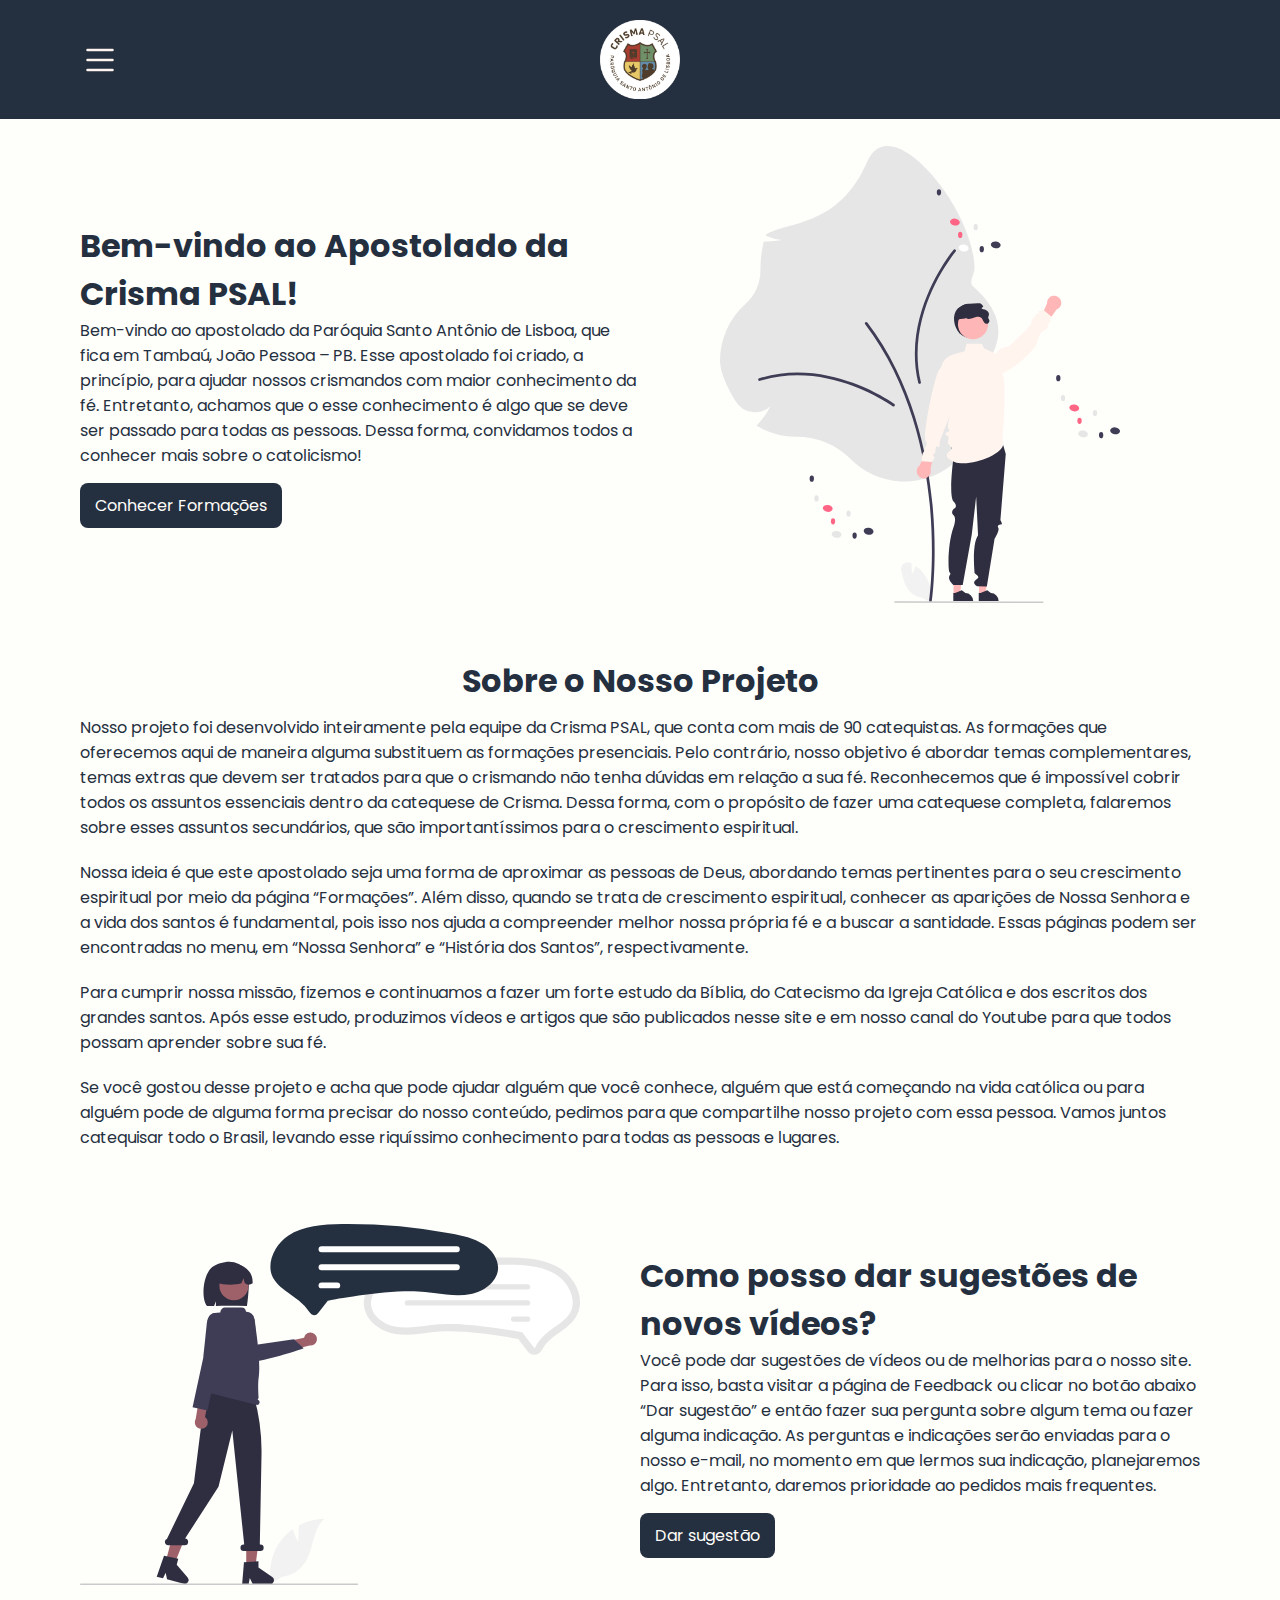
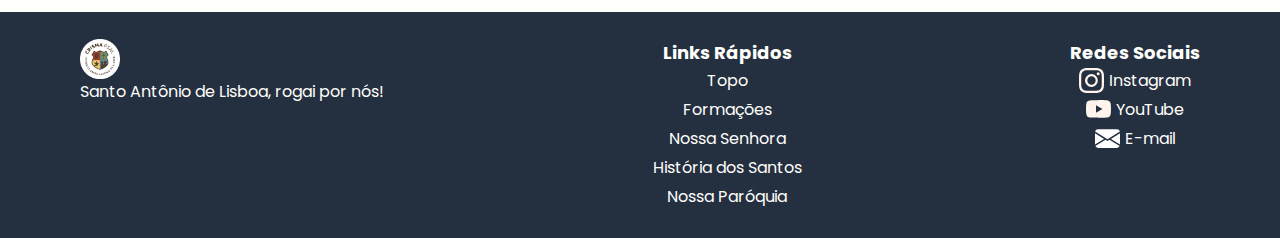
<file: index.html>
<html lang="pt-br">
<head>
  <meta charset="UTF-8">
  <meta name="viewport" content="width=device-width, initial-scale=1.0">
  <title>Crisma PSAL</title>
  <link rel="stylesheet" href="cssApostolado/index.css">
  <link rel="icon" type="image/x-icon" href="imgApostolado/favicon.png?v=0.1"/>
  <script src="js/index.js?v=0.1" defer></script>
</head>
<body>
  <header id="top">
    <button class="menuBtn">
      <img src="imgApostolado/list.svg" alt="Menu" width="40px">
    </button>
    <a href="#top">
      <img src="imgApostolado/PSAL_logo.png" alt="Logo Paróquia Santo Antônio de Lisboa" class="logo">
    </a>
  </header>

  <section id="sidebar" class="sidebar">
    <img src="imgApostolado/x.svg" alt="Botão para fechar menu" class="closeBtn">
    <a href="index.html" class="menuLink">Início</a>
    <a href="formações.html" class="menuLink">Formações</a>
    <a href="NossaSenhora.html" class="menuLink">Nossa Senhora</a>
    <a href="santos.html" class="menuLink">História dos Santos</a>
    <a href="paroquia.html" class="menuLink">Nossa Paróquia</a>
    <a href="feedback.html" class="menuLink">Feedback</a>
    <hr>
    <p class="menuPray">Santo Antônio de Lisboa, rogai por nós!</p>
  </section>

  <div id="overlay" class="overlay"></div>

  <main>
    <section id="wellcome">
      <div>
        <h1 class="wellcomeTitle">Bem-vindo ao Apostolado da Crisma PSAL!</h1>
        <p class="wellcomeText">
          Bem-vindo ao apostolado da Paróquia Santo Antônio de Lisboa, que fica em Tambaú, João Pessoa – PB. 
          Esse apostolado foi criado, a princípio, para ajudar nossos crismandos com maior conhecimento da fé. 
          Entretanto, achamos que o esse conhecimento é algo que se deve ser passado para todas as pessoas. 
          Dessa forma, convidamos todos a conhecer mais sobre o catolicismo!
        </p>
        <a href="formações.html"><button class="discoverBtn">Conhecer Formações</button></a>
      </div>
      <div class="imgWellcome">
        <img src="imgApostolado/undraw_welcoming_re_x0qo.svg" alt="Imagem de boas vindas" width="400px">
      </div>
    </section>

    <section id="aboutTheProject">
      <h1 class="aboutTheProjectTitle">Sobre o Nosso Projeto</h1>
      <p class="aboutTheProjectText">
        Nosso projeto foi desenvolvido inteiramente pela equipe da Crisma PSAL, que conta com mais de 90 catequistas. 
        As formações que oferecemos aqui de maneira alguma substituem as formações presenciais. 
        Pelo contrário, nosso objetivo é abordar temas complementares, temas extras que devem ser tratados para que o crismando
        não tenha dúvidas em relação a sua fé. 
        Reconhecemos que é impossível cobrir todos os assuntos essenciais dentro da catequese de Crisma. 
        Dessa forma, com o propósito de fazer uma catequese completa, falaremos sobre esses assuntos secundários, 
        que são importantíssimos para o crescimento espiritual.
      </p>

      <p class="aboutTheProjectText"> 
        Nossa ideia é que este apostolado seja uma forma de aproximar as pessoas de Deus, abordando temas pertinentes para o seu 
        crescimento espiritual por meio da página “Formações”. Além disso, quando se trata de crescimento espiritual, 
        conhecer as aparições de Nossa Senhora e a vida dos santos é fundamental, pois isso nos ajuda a compreender melhor nossa 
        própria fé e a buscar a santidade. Essas páginas podem ser encontradas no menu, em “Nossa Senhora” e “História dos Santos”, respectivamente.
      </p>

      <p class="aboutTheProjectText">
        Para cumprir nossa missão, fizemos e continuamos a fazer um forte estudo da Bíblia, do Catecismo da Igreja Católica e 
        dos escritos dos grandes santos. Após esse estudo, produzimos vídeos e artigos que são publicados nesse site 
        e em nosso canal do Youtube para que todos possam aprender sobre sua fé.
      </p>

      <p class="aboutTheProjectText lastText">
        Se você gostou desse projeto e acha que pode ajudar alguém que você conhece, alguém que está começando na vida católica 
        ou para alguém pode de alguma forma precisar do nosso conteúdo, pedimos para que compartilhe nosso projeto com essa pessoa. 
        Vamos juntos catequisar todo o Brasil, levando esse riquíssimo conhecimento para todas as pessoas e lugares.
      </p>
    </section>

    <section id="suggestion">
      <div class="suggestionImg">
        <img src="imgApostolado/undraw_respond_re_iph2.svg" alt="Imagem de perguntas e respostas" width="500px">
      </div>
      <div>
        <h1 class="suggestionTitle">Como posso dar sugestões de novos vídeos?</h1>
        <p class="suggestionText">
          Você pode dar sugestões de vídeos ou de melhorias para o nosso site. Para isso, basta visitar a página de Feedback ou 
          clicar no botão abaixo “Dar sugestão” e então fazer sua pergunta sobre algum tema ou fazer alguma indicação. 
          As perguntas e indicações serão enviadas para o nosso e-mail, no momento em que lermos sua indicação, planejaremos algo.
          Entretanto, daremos prioridade ao pedidos mais frequentes.  
        </p>
        <a href="feedback.html"><button class="suggestionBtn">Dar sugestão</button></a>
      </div>
    </section>
  </main>

  <footer>
    <div>
      <img src="imgApostolado/PSAL_logo.png" alt="Logo Paróquia Santo Antônio de Lisboa" width="40px">
      <p>Santo Antônio de Lisboa, rogai por nós!</p>
    </div>

    <div class="footerLinks">
      <h1 class="footerTitle">Links Rápidos</h1>
      <a href="#top" class="fastLinks">Topo</a>
      <a href="formações.html" class="fastLinks">Formações</a>
      <a href="NossaSenhora.html" class="fastLinks">Nossa Senhora</a>
      <a href="santos.html" class="fastLinks">História dos Santos</a>
      <a href="paroquia.html" class="fastLinks">Nossa Paróquia</a>
    </div>

    <div class="footerSocialMedia">
      <h1 class="footerTitle">Redes Sociais</h1>
      <a href="https://www.instagram.com/crismapsal/" target="_blank" class="socialMediaLinks"><img class="footerIcon" src="imgApostolado/instagram.svg" alt="Ícone instagram">Instagram</a>
      <a href="" tex class="socialMediaLinks"><img class="footerIcon" src="imgApostolado/youtube.svg" alt="Ícone YouTube">YouTube</a>
      <a href="" tex class="socialMediaLinks"><img class="footerIcon" src="imgApostolado/envelope-fill.svg" alt="Ícone e-mail">E-mail</a>
    </div>
  </footer>
</body>
</html>
</file>
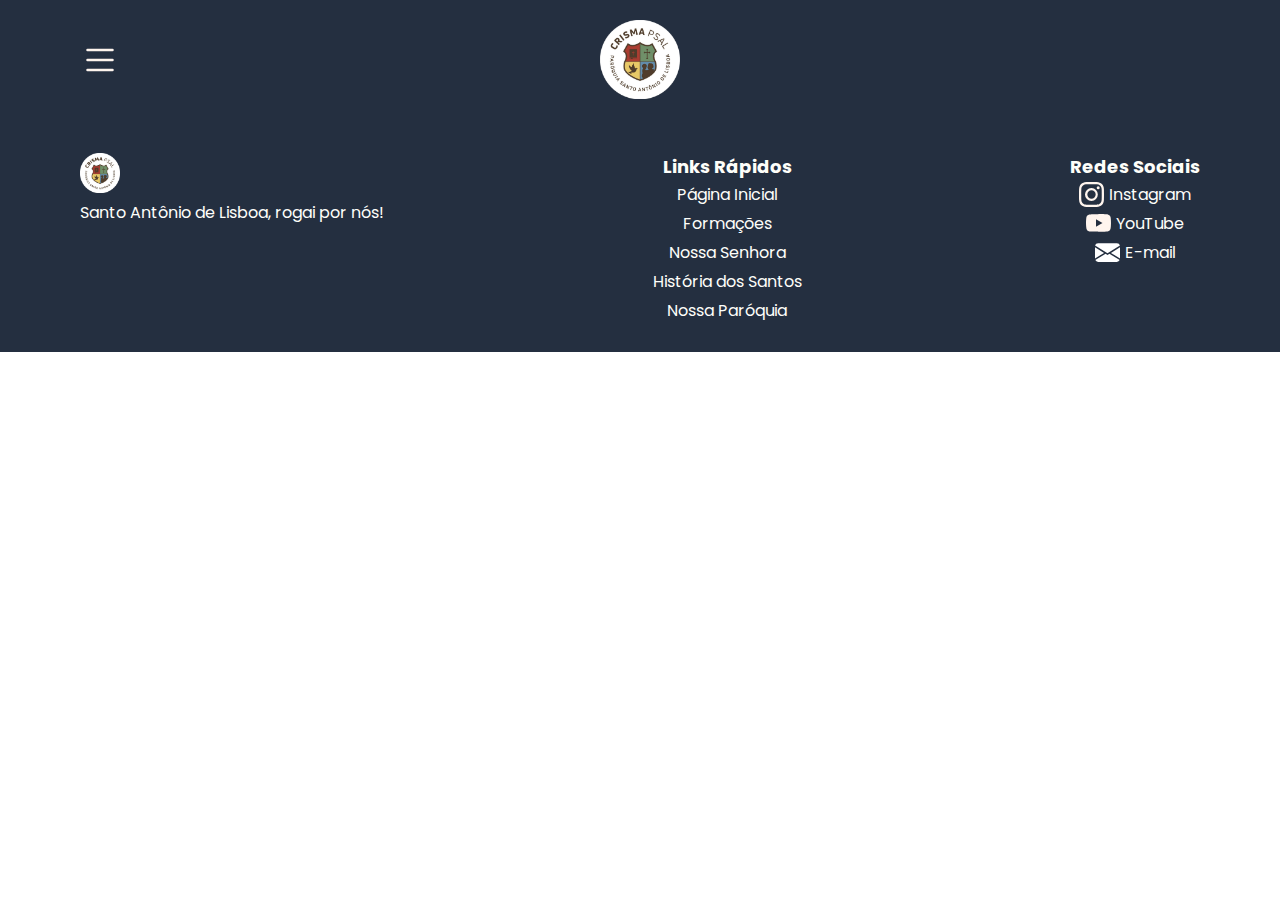
<file: feedback.html>
<!DOCTYPE html>
<html lang="pt-br">
<head>
  <meta charset="UTF-8">
  <meta name="viewport" content="width=device-width, initial-scale=1.0">
  <title>Feedback - Crisma PSAL</title>
  <link rel="stylesheet" href="cssApostolado/feedback.css">
  <link rel="icon" type="image/x-icon" href="imgApostolado/favicon.png?v=0.1"/>
  <script src="js/index.js?v=0.1" defer></script>
</head>
<body>
  <header id="top">
    <button class="menuBtn">
      <img src="imgApostolado/list.svg" alt="Menu" width="40px">
    </button>
    <a href="index.html">
      <img src="imgApostolado/PSAL_logo.png" alt="Logo Paróquia Santo Antônio de Lisboa" class="logo">
    </a>
  </header>

  <section id="sidebar" class="sidebar">
    <img src="imgApostolado/x.svg" alt="Botão para fechar menu" class="closeBtn">
    <a href="index.html" class="menuLink">Início</a>
    <a href="formações.html" class="menuLink">Formações</a>
    <a href="NossaSenhora.html" class="menuLink">Nossa Senhora</a>
    <a href="santos.html" class="menuLink">História dos Santos</a>
    <a href="paroquia.html" class="menuLink">Nossa Paróquia</a>
    <a href="feedback.html" class="menuLink">Feedback</a>
    <hr>
    <p>Santo Antônio de Lisboa, rogai por nós!</p>
  </section>

  <div id="overlay" class="overlay"></div>

  <main>
    
  </main>
 
  <footer>
    <div>
      <img src="imgApostolado/PSAL_logo.png" alt="Logo Paróquia Santo Antônio de Lisboa" width="40px">
      <p>Santo Antônio de Lisboa, rogai por nós!</p>
    </div>

    <div class="footerLinks">
      <h1 class="footerTitle">Links Rápidos</h1>
      <a href="index.html">Página Inicial</a>
      <a href="formações.html">Formações</a>
      <a href="NossaSenhora.html">Nossa Senhora</a>
      <a href="santos.html">História dos Santos</a>
      <a href="paroquia.html">Nossa Paróquia</a>
    </div>

    <div class="footerSocialMedia">
      <h1 class="footerTitle">Redes Sociais</h1>
      <a href="https://www.instagram.com/crismapsal/" target="_blank">
        <img class="footerIcon" src="imgApostolado/instagram.svg" alt="Ícone instagram">Instagram
      </a>
      <a href="" tex>
        <img class="footerIcon" src="imgApostolado/youtube.svg" alt="Ícone YouTube">YouTube
      </a>
      <a href="" tex>
        <img class="footerIcon" src="imgApostolado/envelope-fill.svg" alt="Ícone e-mail">E-mail
      </a>
    </div>
  </footer>
</body>
</html>
</file>
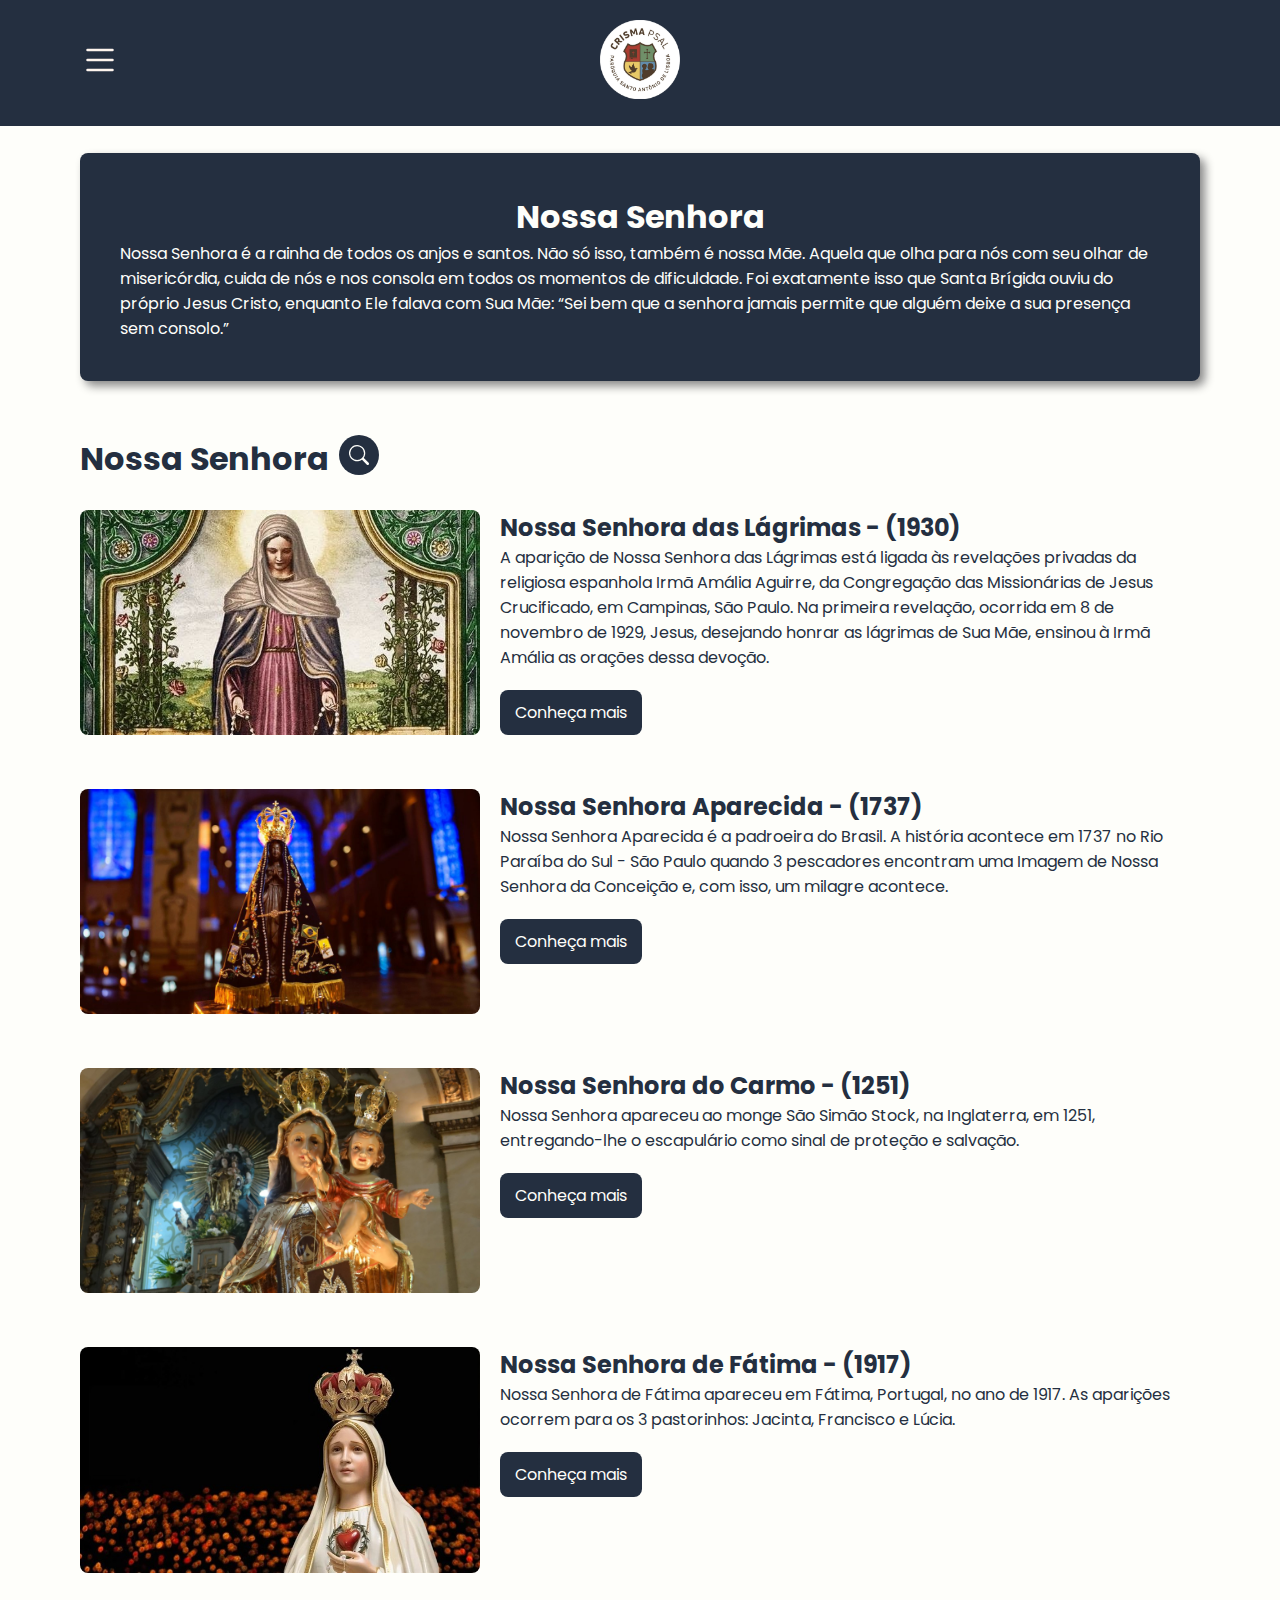
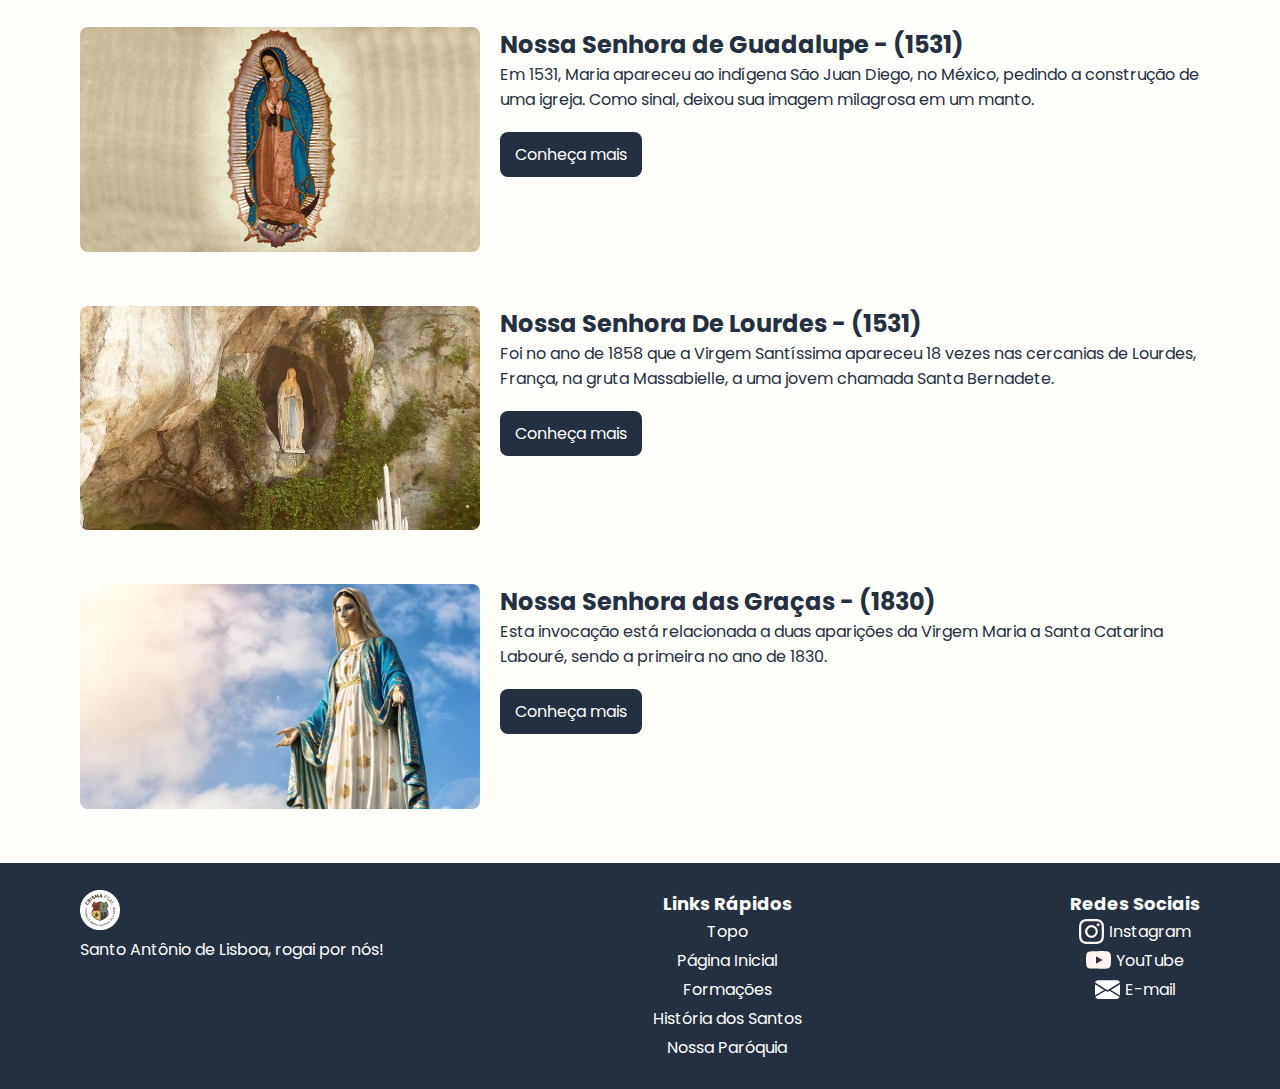
<file: NossaSenhora.html>
<!DOCTYPE html>
<html lang="pt-br">
<head>
  <meta charset="UTF-8">
  <meta name="viewport" content="width=device-width, initial-scale=1.0">
  <title>Nossa Senhora - Crisma PSAL</title>
  <link rel="stylesheet" href="cssApostolado/NossaSenhora.css?v=0.1">
  <link rel="icon" type="image/x-icon" href="imgApostolado/favicon.png?v=0.1"/>
  <script src="js/index.js?v=0.1" defer></script>
</head>
<body>
  <header id="top">
    <button class="menuBtn">
      <img src="imgApostolado/list.svg" alt="Menu" width="40px">
    </button>
    <a href="index.html">
      <img src="imgApostolado/PSAL_logo.png" alt="Logo Paróquia Santo Antônio de Lisboa" class="logo">
    </a>
  </header>

  <section id="sidebar" class="sidebar">
    <img src="imgApostolado/x.svg" alt="Botão para fechar menu" class="closeBtn">
    <a href="index.html" class="menuLink">Início</a>
    <a href="formações.html" class="menuLink">Formações</a>
    <a href="NossaSenhora.html" class="menuLink">Nossa Senhora</a>
    <a href="santos.html" class="menuLink">História dos Santos</a>
    <a href="paroquia.html" class="menuLink">Nossa Paróquia</a>
    <a href="feedback.html" class="menuLink">Feedback</a>
    <hr>
    <p class="menuPray">Santo Antônio de Lisboa, rogai por nós!</p>
  </section>

  <div id="overlay" class="overlay"></div>
  
  <main>
    <section id="wellcome">
      <div class="wellcomeBox">
        <h1 class="boxTitle">Nossa Senhora</h1>
        <p class="text boxText">
          Nossa Senhora é a rainha de todos os anjos e santos. Não só isso, também é nossa Mãe. 
          Aquela que olha para nós com seu olhar de misericórdia, cuida de nós e nos consola em 
          todos os momentos de dificuldade. 
          <span class="extraText">
            Foi exatamente isso que Santa Brígida ouviu do próprio Jesus Cristo, enquanto Ele falava com Sua Mãe:  
            “Sei bem que a senhora jamais permite que alguém deixe a sua presença sem consolo.”
          </span>
        </p>
      </div>
    </section>
    
    <section id="SaintMary">
      <div class="titleAndSearch">
        <h1>Nossa Senhora</h1>
        <div class="searchBar">
            <input type="text" placeholder="Pesquisar..." class="searchInput">
            <a href="##" class="searchIcon">
              <img src="imgApostolado/search.svg" alt="Botão de Pesquisa" class="icon">
            </a>
          </div>
      </div>

      <div class="MarysCard">
        <img src="imgNossaSenhora/N.S. das Lágrimas16x9.jpg" alt="Imagem Nossa Senhora das Lágrimas" class="MarysImg">
        <div>
          <h2 class="apparitionName">Nossa Senhora das Lágrimas - (1930)</h2> 
          <p class="text apparitionDescription">
            A aparição de Nossa Senhora das Lágrimas está ligada às revelações privadas da religiosa espanhola Irmã Amália Aguirre, 
            da Congregação das Missionárias de Jesus Crucificado, em Campinas, São Paulo. Na primeira revelação, ocorrida em 8 de novembro de 1929, 
            Jesus, desejando honrar as lágrimas de Sua Mãe, ensinou à Irmã Amália as orações dessa devoção.
          </p>
          <button class="learnAbout">Conheça mais</button>
        </div>
      </div>
      
      <div class="MarysCard">
        <img src="imgNossaSenhora/N.S. Aparecida.png" alt="Imagem Nossa Senhora Aparecida" class="MarysImg">
        <div>
          <h2 class="apparitionName">Nossa Senhora Aparecida - (1737)</h2> 
          <p class="text apparitionDescription">
            Nossa Senhora Aparecida é a padroeira do Brasil. A história acontece em 1737 no Rio Paraíba do Sul - São Paulo
            quando 3 pescadores encontram uma Imagem de Nossa Senhora da Conceição e, com isso, um milagre acontece.
          </p>
          <button class="learnAbout">Conheça mais</button>
        </div>
      </div>

      <div class="MarysCard">
        <img src="imgNossaSenhora/N.S. do Carmo2.png" alt="Imagem Nossa Senhora do Carmo" class="MarysImg">
        <div>
          <h2 class="apparitionName">Nossa Senhora do Carmo - (1251)</h2> 
          <p class="text apparitionDescription">
            Nossa Senhora apareceu ao monge São Simão Stock, na Inglaterra, em 1251, entregando-lhe o escapulário como sinal de proteção e salvação. 
          </p>
          <button class="learnAbout">Conheça mais</button>
        </div>
      </div>

      <div class="MarysCard">
        <img src="imgNossaSenhora/N.S. de Fátima.jpg" alt="Imagem Nossa Senhora de Fátima" class="MarysImg">
        <div>
          <h2 class="apparitionName">Nossa Senhora de Fátima - (1917)</h2> 
          <p class="text apparitionDescription">
            Nossa Senhora de Fátima apareceu em Fátima, Portugal, no ano de 1917. 
            As aparições ocorrem para os 3 pastorinhos: Jacinta, Francisco e Lúcia.
          </p>
          <button class="learnAbout">Conheça mais</button>
        </div>
      </div>

      <div class="MarysCard">
        <img src="imgNossaSenhora/N.S. de Guadalupe.png" alt="Imagem Nossa Senhora de Guadalupe" class="MarysImg">
        <div>
          <h2 class="apparitionName">Nossa Senhora de Guadalupe - (1531)</h2> 
          <p class="text apparitionDescription">
            Em 1531, Maria apareceu ao indígena São Juan Diego, no México, pedindo a construção de uma igreja. Como sinal, deixou sua imagem milagrosa em um manto.
          </p>
          <button class="learnAbout">Conheça mais</button>
        </div>
      </div>

      <div class="MarysCard">
        <img src="imgNossaSenhora/N.S de Lourdes.jpg" alt="Imagem Nossa Senhora De Lourdes" class="MarysImg">
        <div>
          <h2 class="apparitionName">Nossa Senhora De Lourdes - (1531)</h2> 
          <p class="text apparitionDescription">
            Foi no ano de 1858 que a Virgem Santíssima apareceu 18 vezes nas cercanias de Lourdes, 
            França, na gruta Massabielle, a uma jovem chamada Santa Bernadete.
          </p>
          <button class="learnAbout">Conheça mais</button>
        </div>
      </div>

      <div class="MarysCard">
        <img src="imgNossaSenhora/N.S. das Graças.jpg" alt="Imagem Nossa Senhora das Graças" class="MarysImg">
        <div>
          <h2 class="apparitionName">Nossa Senhora das Graças - (1830)</h2> 
          <p class="text apparitionDescription">
            Esta invocação está relacionada a duas aparições da Virgem Maria a Santa Catarina Labouré, sendo a primeira no ano de 1830.
          </p>
          <button class="learnAbout">Conheça mais</button>
        </div>
      </div>
    </section>
  </main>

  <footer>
    <div>
      <img src="imgApostolado/PSAL_logo.png" alt="Logo Paróquia Santo Antônio de Lisboa" width="40px">
      <p>Santo Antônio de Lisboa, rogai por nós!</p>
    </div>

    <div class="footerLinks">
      <h1 class="footerTitle">Links Rápidos</h1>
      <a href="#top" class="fastLinks">Topo</a>
      <a href="index.html" class="fastLinks">Página Inicial</a>
      <a href="formações.html" class="fastLinks">Formações</a>
      <a href="santos.html" class="fastLinks">História dos Santos</a>
      <a href="paroquia.html" class="fastLinks">Nossa Paróquia</a>
    </div>

    <div class="footerSocialMedia">
      <h1 class="footerTitle">Redes Sociais</h1>
      <a href="https://www.instagram.com/crismapsal/" target="_blank" class="socialMediaLinks"><img class="footerIcon" src="imgApostolado/instagram.svg" alt="Ícone instagram">Instagram</a>
      <a href="" tex class="socialMediaLinks"><img class="footerIcon" src="imgApostolado/youtube.svg" alt="Ícone YouTube">YouTube</a>
      <a href="" tex class="socialMediaLinks"><img class="footerIcon" src="imgApostolado/envelope-fill.svg" alt="Ícone e-mail">E-mail</a>
    </div>
  </footer>
</body>
</html>
</file>
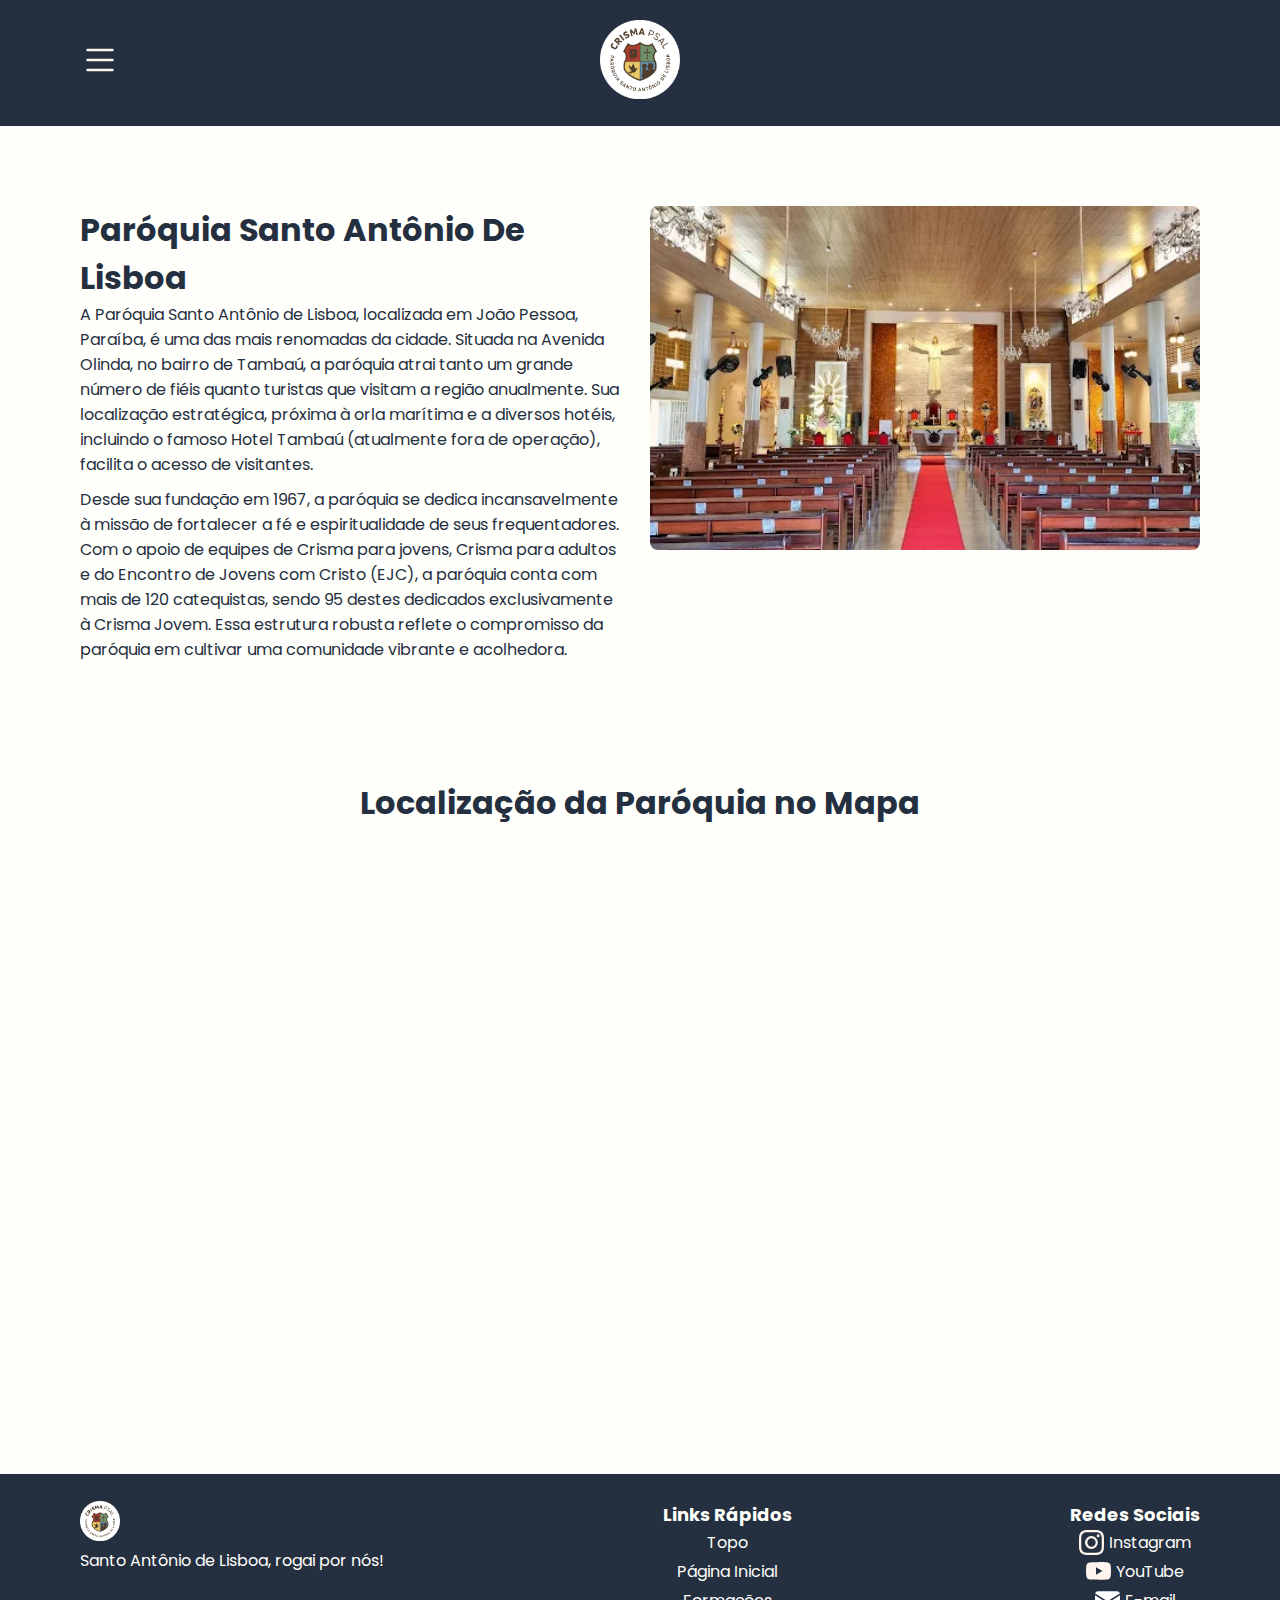
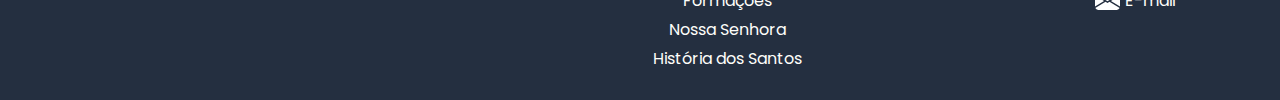
<file: paroquia.html>
<!DOCTYPE html>
<html lang="pt-br">
  <head>
    <meta charset="UTF-8" />
    <meta name="viewport" content="width=device-width, initial-scale=1.0" />
    <title>Nossa Paróquia - Crisma PSAL</title>
    <link rel="stylesheet" href="cssApostolado/paroquia.css?v=0.1" />
    <link rel="icon" type="image/x-icon" href="imgApostolado/favicon.png?v=0.1"/>
    <script src="js/index.js?v=0.1" defer></script>
  </head>
  <body>
    <header id="top">
      <button class="menuBtn">
        <img src="imgApostolado/list.svg" alt="Menu" width="40px" />
      </button>
      <a href="index.html">
        <img
          src="imgApostolado/PSAL_logo.png"
          alt="Logo Paróquia Santo Antônio de Lisboa"
          class="logo"
        />
      </a>
    </header>

    <section id="sidebar" class="sidebar">
      <img src="imgApostolado/x.svg" alt="Botão para fechar menu" class="closeBtn" />
      <a href="index.html" class="menuLink">Início</a>
      <a href="formações.html" class="menuLink">Formações</a>
      <a href="NossaSenhora.html" class="menuLink">Nossa Senhora</a>
      <a href="santos.html" class="menuLink">História dos Santos</a>
      <a href="paroquia.html" class="menuLink">Nossa Paróquia</a>
      <a href="feedback.html" class="menuLink">Feedback</a>
      <hr />
      <p class="menuPray">Santo Antônio de Lisboa, rogai por nós!</p>
    </section>

    <div id="overlay" class="overlay"></div>

    <main>
      <section id="aboutUs">
        <div>
          <h1>Paróquia Santo Antônio De Lisboa</h1>
          <p>
            A Paróquia Santo Antônio de Lisboa, localizada em João Pessoa,
            Paraíba, é uma das mais renomadas da cidade. Situada na Avenida
            Olinda, no bairro de Tambaú, a paróquia atrai tanto um grande número
            de fiéis quanto turistas que visitam a região anualmente. Sua
            localização estratégica, próxima à orla marítima e a diversos
            hotéis, incluindo o famoso Hotel Tambaú (atualmente fora de
            operação), facilita o acesso de visitantes.
          </p>

          <p>
            Desde sua fundação em 1967, a paróquia se dedica incansavelmente à
            missão de fortalecer a fé e espiritualidade de seus frequentadores.
            Com o apoio de equipes de Crisma para jovens, Crisma para adultos e
            do Encontro de Jovens com Cristo (EJC), a paróquia conta com mais de
            120 catequistas, sendo 95 destes dedicados exclusivamente à Crisma
            Jovem. Essa estrutura robusta reflete o compromisso da paróquia em
            cultivar uma comunidade vibrante e acolhedora.
          </p>
        </div>
        <div>
          <img
            src="imgApostolado/psalDentro.webp"
            alt="Imagem Paróquia Santo Antônio de Lisboa"
            class="imgParoquia"
            width="550px"
          />
        </div>
      </section>

      <section id="location">
        <h1>Localização da Paróquia no Mapa</h1>
        <iframe
          src="https://www.google.com/maps/embed?pb=!4v1725296230047!6m8!1m7!1sYVoSSMdl-47UyFjscp5aag!2m2!1d-7.112125074771409!2d-34.82357171466855!3f158.8386550083112!4f0.6631749871936137!5f0.4000000000000002"
          width="600"
          height="450"
          style="border: 0"
          allowfullscreen=""
          loading="lazy"
          referrerpolicy="no-referrer-when-downgrade"
        ></iframe>
      </section>
    </main>

    <footer>
      <div>
        <img
          src="imgApostolado/PSAL_logo.png"
          alt="Logo Paróquia Santo Antônio de Lisboa"
          width="40px"
        />
        <p>Santo Antônio de Lisboa, rogai por nós!</p>
      </div>

      <div class="footerLinks">
        <h1 class="footerTitle">Links Rápidos</h1>
        <a href="#top" class="fastLinks">Topo</a>
        <a href="index.html" class="fastLinks">Página Inicial</a>
        <a href="formações.html" class="fastLinks">Formações</a>
        <a href="NossaSenhora.html" class="fastLinks">Nossa Senhora</a>
        <a href="santos.html" class="fastLinks">História dos Santos</a>
      </div>

      <div class="footerSocialMedia">
        <h1 class="footerTitle">Redes Sociais</h1>
        <a href="https://www.instagram.com/crismapsal/" target="_blank" class="socialMediaLinks"
          ><img
            class="footerIcon"
            src="imgApostolado/instagram.svg"
            alt="Ícone instagram"
          />Instagram</a
        >
        <a href="" tex class="socialMediaLinks"
          ><img
            class="footerIcon"
            src="imgApostolado/youtube.svg"
            alt="Ícone YouTube"
          />YouTube</a
        >
        <a href="" tex class="socialMediaLinks"><img class="footerIcon" src="imgApostolado/envelope-fill.svg" alt="Ícone e-mail">E-mail</a>
      </div>
    </footer>
  </body>
</html>
</file>
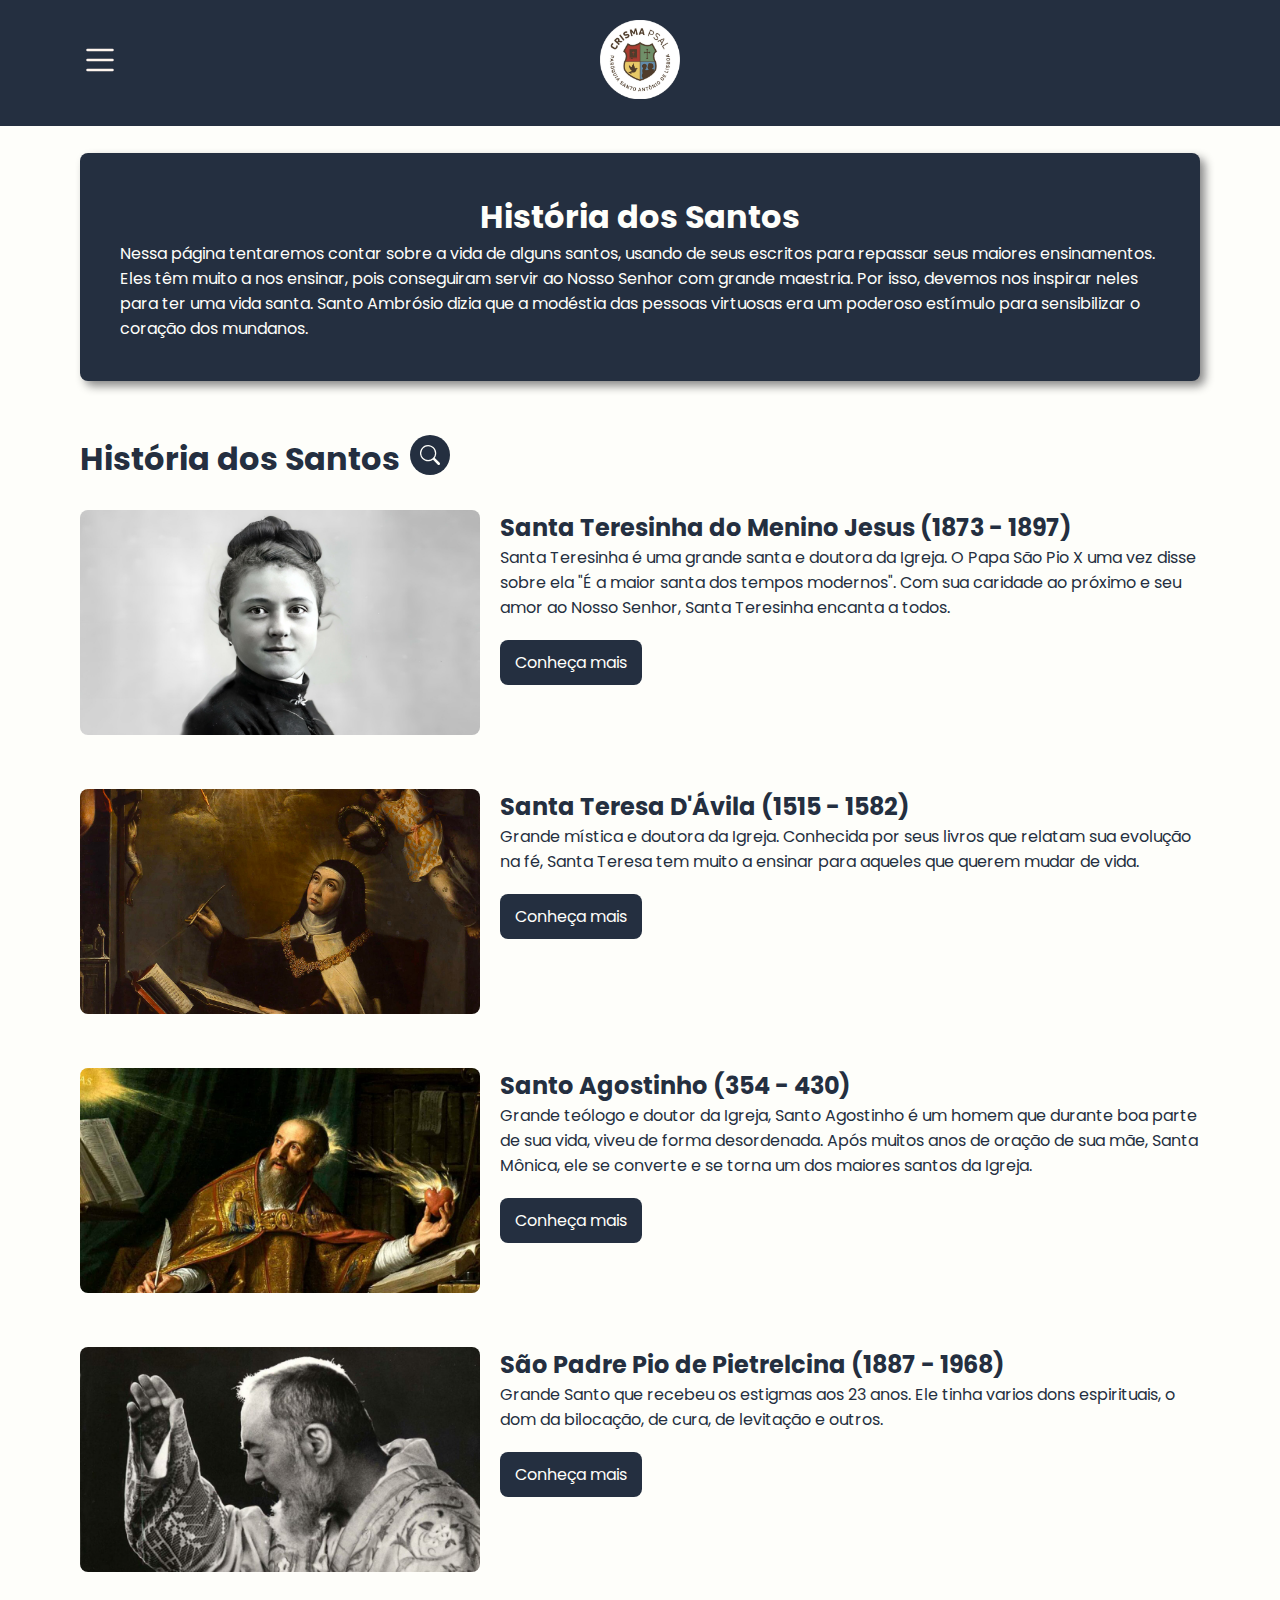
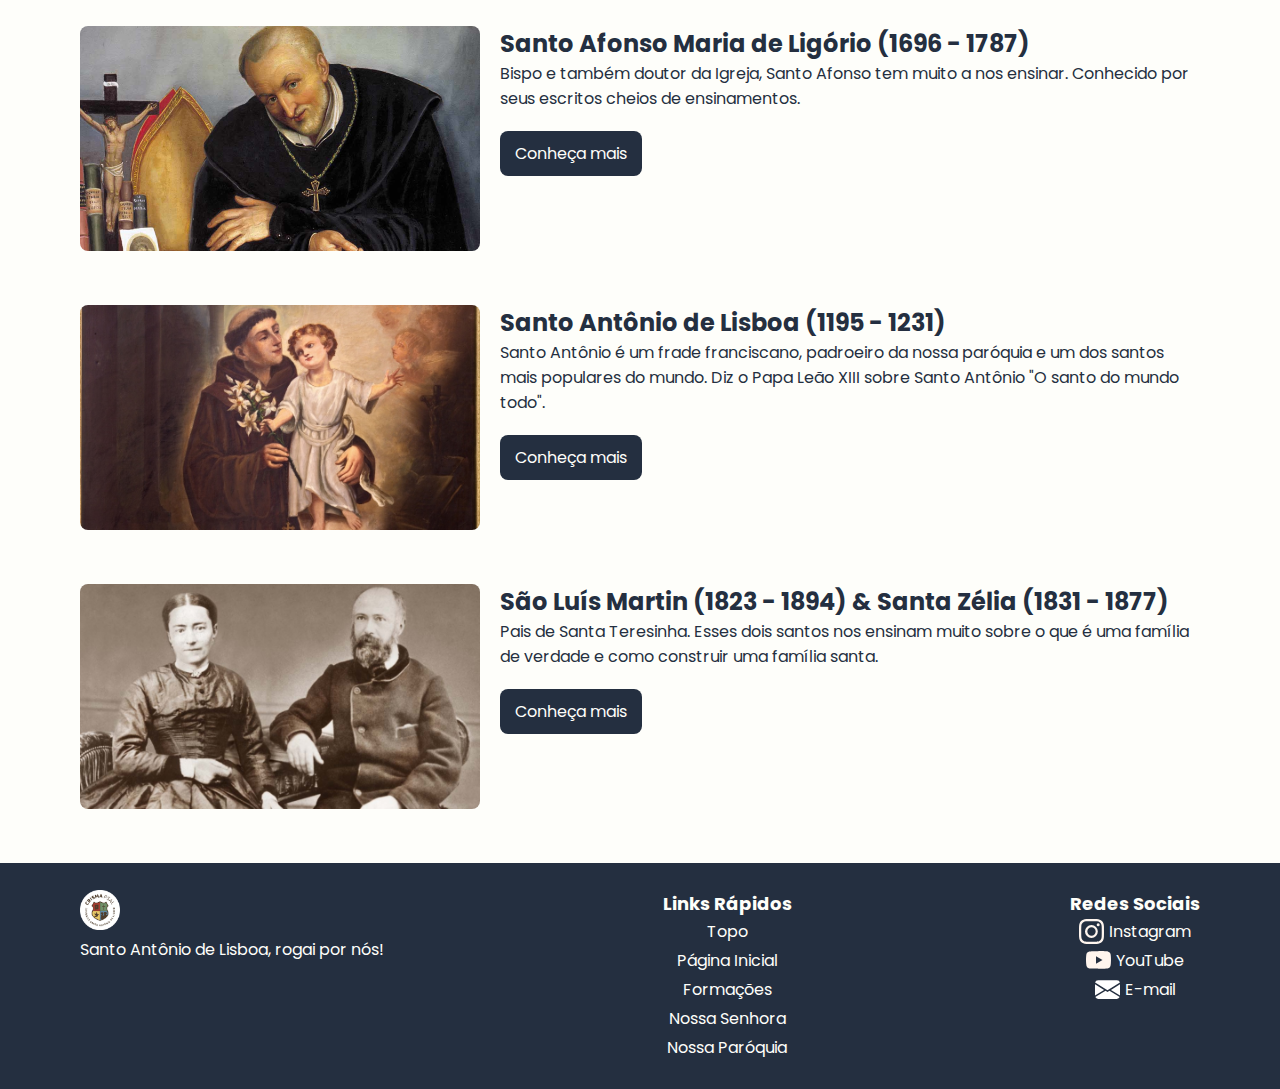
<file: santos.html>
<!DOCTYPE html>
<html lang="pt-br">
<head>
  <meta charset="UTF-8">
  <meta name="viewport" content="width=device-width, initial-scale=1.0">
  <title>História dos Santos - Crisma PSAL</title>
  <link rel="stylesheet" href="cssApostolado/santos.css?v=0.1">
  <link rel="icon" type="image/x-icon" href="imgApostolado/favicon.png?v=0.1"/>
  <script src="js/index.js?v=0.1" defer></script>
</head>
<body>
  <header id="top">
    <button class="menuBtn">
      <img src="imgApostolado/list.svg" alt="Menu" width="40px">
    </button>
    <a href="index.html">
      <img src="imgApostolado/PSAL_logo.png" alt="Logo Paróquia Santo Antônio de Lisboa" class="logo">
    </a>
  </header>

  <section id="sidebar" class="sidebar">
    <img src="imgApostolado/x.svg" alt="Botão para fechar menu" class="closeBtn">
    <a href="index.html" class="menuLink">Início</a>
    <a href="formações.html" class="menuLink">Formações</a>
    <a href="NossaSenhora.html" class="menuLink">Nossa Senhora</a>
    <a href="santos.html" class="menuLink">História dos Santos</a>
    <a href="paroquia.html" class="menuLink">Nossa Paróquia</a>
    <a href="feedback.html" class="menuLink">Feedback</a>
    <hr>
    <p class="menuPray">Santo Antônio de Lisboa, rogai por nós!</p>
  </section>

  <div id="overlay" class="overlay"></div>

  <main>
    <section id="wellcome">
      <div class="wellcomeBox">
        <h1 class="boxTitle">História dos Santos</h1>
        <p class="text boxText">
          Nessa página tentaremos contar sobre a vida de alguns santos, usando de 
          seus escritos para repassar seus maiores ensinamentos. Eles têm muito a nos ensinar, 
          pois conseguiram servir ao Nosso Senhor com grande maestria. Por isso, devemos nos 
          inspirar neles para ter uma vida santa. 
          <span class="extraText">
            Santo Ambrósio dizia que a modéstia das pessoas virtuosas era um poderoso estímulo 
            para sensibilizar o coração dos mundanos.
          </span>
        </p>
      </div>
    </section>

    <section id="saintsHistorys">
      <div class="titleAndSearch">
        <h1>História dos Santos</h1>
        <div class="searchBar">
            <input type="text" placeholder="Pesquisar..." class="searchInput">
            <a href="##" class="searchIcon">
              <img src="imgApostolado/search.svg" alt="Botão de Pesquisa" class="icon">
            </a>
          </div>
      </div>

      <div class="saintCard">
        <img src="imgSantos/Santa Teresinha.jpg" alt="Imagem Santa Teresinha" class="saintImg">
        <div>
          <h2 class="saintsName">Santa Teresinha do Menino Jesus (1873 - 1897)</h2> 
          <p class="text saintsDescription">
            Santa Teresinha é uma grande santa e doutora da Igreja. O Papa São Pio X uma vez disse sobre ela 
            "É a maior santa dos tempos modernos". Com sua caridade ao próximo e seu amor ao Nosso Senhor, 
            Santa Teresinha encanta a todos. 
          </p>
          <button class="learnAbout">Conheça mais</button>
        </div>
      </div>
      
      <div class="saintCard">
        <img src="imgSantos/Santa Teresa D'Ávila.jpg" alt="Imagem Santa Teresa D'Ávila" class="saintImg">
        <div>
          <h2 class="saintsName">Santa Teresa D'Ávila (1515 - 1582)</h2> 
          <p class="text saintsDescription">
            Grande mística e doutora da Igreja. Conhecida por seus livros que relatam sua evolução na fé, 
            Santa Teresa tem muito a ensinar para aqueles que querem mudar de vida.
          </p>
          <button class="learnAbout">Conheça mais</button>
        </div>
      </div>

      <div class="saintCard">
        <img src="imgSantos/Santo Agostinho.jpeg" alt="Imagem Santo Agostinho" class="saintImg">
        <div>
          <h2 class="saintsName">Santo Agostinho (354 - 430)</h2> 
          <p class="text saintsDescription">
            Grande teólogo e doutor da Igreja, Santo Agostinho é um homem que durante boa parte de sua vida, viveu de forma desordenada. 
            Após muitos anos de oração de sua mãe, Santa Mônica, ele se converte e se torna um dos maiores santos da Igreja.
          </p>
          <button class="learnAbout">Conheça mais</button>
        </div>
      </div>

      <div class="saintCard">
        <img src="imgSantos/São Padre Pio.jpg" alt="Imagem São Padre Pio" class="saintImg">
        <div>
          <h2 class="saintsName">São Padre Pio de Pietrelcina (1887 - 1968)</h2> 
          <p class="text saintsDescription">
            Grande Santo que recebeu os estigmas aos 23 anos. Ele tinha varios dons espirituais, o dom da bilocação, 
            de cura, de levitação e outros.
          </p>
          <button class="learnAbout">Conheça mais</button>
        </div>
      </div>

      
      <div class="saintCard">
        <img src="imgSantos/Santo Afonso.png" alt="Imagem Santo Afonso" class="saintImg">
        <div>
          <h2 class="saintsName">Santo Afonso Maria de Ligório (1696 - 1787)</h2> 
          <p class="text saintsDescription">
            Bispo e também doutor da Igreja, Santo Afonso tem muito a nos ensinar. Conhecido por seus escritos cheios de ensinamentos.
          </p>
          <button class="learnAbout">Conheça mais</button>
        </div>
      </div>
      
      <div class="saintCard">
        <img src="imgSantos/Santo Antônio.jpg" alt="Imagem Santo Antônio" class="saintImg">
        <div>
          <h2 class="saintsName">Santo Antônio de Lisboa (1195 - 1231)</h2> 
          <p class="text saintsDescription">
            Santo Antônio é um frade franciscano, padroeiro da nossa paróquia e um dos santos mais populares do mundo. 
            Diz o Papa Leão XIII sobre Santo Antônio "O santo do mundo todo".
          </p>
          <button class="learnAbout">Conheça mais</button>
        </div>
      </div>
      
      <div class="saintCard">
        <img src="imgSantos/São Luís e Santa Zélia.jpg" alt="Imagem São Padre Pio" class="saintImg" >
        <div>
          <h2 class="saintsName">São Luís Martin (1823 - 1894) & Santa Zélia (1831 - 1877)</h2> 
          <p class="text saintsDescription">
            Pais de Santa Teresinha. Esses dois santos nos ensinam muito sobre o que é uma família de verdade 
            e como construir uma família santa.
          </p>
          <button class="learnAbout">Conheça mais</button>
        </div>
      </div>
    </section>
  </main>

  <footer>
    <div>
      <img src="imgApostolado/PSAL_logo.png" alt="Logo Paróquia Santo Antônio de Lisboa" width="40px">
      <p>Santo Antônio de Lisboa, rogai por nós!</p>
    </div>

    <div class="footerLinks">
      <h1 class="footerTitle">Links Rápidos</h1>
      <a href="#top" class="fastLinks">Topo</a>
      <a href="index.html" class="fastLinks">Página Inicial</a>
      <a href="formações.html" class="fastLinks">Formações</a>
      <a href="NossaSenhora.html" class="fastLinks">Nossa Senhora</a>
      <a href="paroquia.html" class="fastLinks">Nossa Paróquia</a>
    </div>

    <div class="footerSocialMedia">
      <h1 class="footerTitle">Redes Sociais</h1>
      <a href="https://www.instagram.com/crismapsal/" target="_blank" class="socialMediaLinks"><img class="footerIcon" src="imgApostolado/instagram.svg" alt="Ícone instagram">Instagram</a>
      <a href="" tex class="socialMediaLinks"><img class="footerIcon" src="imgApostolado/youtube.svg" alt="Ícone YouTube">YouTube</a>
      <a href="" tex class="socialMediaLinks"><img class="footerIcon" src="imgApostolado/envelope-fill.svg" alt="Ícone e-mail">E-mail</a>
    </div>
  </footer>
</body>
</html>
</file>
<file: cssApostolado/index.css>
@import url('https://fonts.googleapis.com/css2?family=Poppins:ital,wght@0,100;0,200;0,300;0,400;0,500;0,600;0,700;0,800;0,900;1,100;1,200;1,300;1,400;1,500;1,600;1,700;1,800;1,900&display=swap');

:root {
  --primary-background-color: #FEFEFA;
  --primary-text-color: #242F40;
  --secoundary-background-color: #242F40;
  --secoundary-text-color: #FEFEFA;
}

* {
  margin: 0;
  padding: 0;
  box-sizing: border-box;
  font-family: "Poppins";
}

/* -------------------------------------------------- HEADER ------------------------------------------------- */

header {
  position: relative;
  display: flex;
  justify-content: center;
  align-items: center;
  padding: 20px 80px;
  background-color: var(--secoundary-background-color);
}

.menuBtn {
  position: absolute;
  left: 80px;
  background-color: transparent;
  border: 0;
}

.menuBtn:hover {
  cursor: pointer;
}

.logo {
  width: 80px;
  height: auto;
  margin: 0 auto;
}

/* ------------------------------------------------------ Main ------------------------------------------ */

main {
  background-color: var(--primary-background-color);
  color: var(--primary-text-color);
}

/* ---------------------------------------------------- Sidebar/Menu --------------------------------------------- */

.sidebar {
  height: 100%;
  width: 0;
  position: fixed;
  z-index: 3;
  top: 0;
  left: 0;
  background-color: var(--secoundary-background-color);
  overflow-x: hidden;
  transition: 0.5s;
  padding-top: 90px;
}

.closeBtn {
  position: absolute;
  top: 20px;
  right: 10px;
  width: 40px;
}

.closeBtn:hover {
  cursor: pointer;
}

.menuLink {
  padding: 10px 20px;
  text-decoration: none;
  font-size: 20px;
  color: var(--secoundary-text-color);
  display: block;
  transition: 0.3s;
}

hr {
  margin: 15px 0px;
}

.menuLink:hover {
  color: #a3a3a3;
}

.menuPray {
  padding: 10px 20px;
  color: var(--secoundary-text-color);
}

.overlay {
  position: fixed;
  top: 0;
  left: 0;
  width: 100%;
  height: 100%;
  background-color: rgba(0, 0, 0, 0.5);
  z-index: 1;
  display: none;
  transition: 0.5;
}

/* ------------------------------------------------------- Wellcome ------------------------------------------------- */

#wellcome {
  display: flex;
  align-items: center;
  padding: 27px 80px;

  div {
    width: 50%;
  }
}

.imgWellcome {
  display: flex;
  justify-content: center;
}

.wellcomeText {
  margin-bottom: 15px;
}

.discoverBtn {
  background-color: var(--secoundary-background-color);
  color: var(--secoundary-text-color);
  padding: 10px 15px;
  font-size: 16px;
  border-radius: 8px;
  border: 0;
  transition: 0.4s;
}

.discoverBtn:hover {
  cursor: pointer;
  transform: translateY(-5px);
}

/* --------------------------------------------------- About the Project ----------------------------------------------- */
#aboutTheProject {
  padding: 27px 80px;
}

.aboutTheProjectTitle {
  text-align: center;
  margin-bottom: 10px;
}

.aboutTheProjectText {
  margin-bottom: 20px;
}

/* ------------------------------------------------------ Suggestion ------------------------------------------------- */

#suggestion {
  display: flex;
  align-items: center;
  padding: 27px 80px;

  div {
    width: 50%;
  }
}

.suggestionText {
  margin-bottom: 15px;
}

.suggestionBtn {
  background-color: var(--secoundary-background-color);
  color: var(--secoundary-text-color);
  padding: 10px 15px;
  font-size: 16px;
  border-radius: 8px;
  border: 0;
  transition: 0.4s;
}

.suggestionBtn:hover {
  cursor: pointer;
  transform: translateY(-5px);
}

/* ------------------------------------------------------ Footer ------------------------------------------------------ */

footer {
  display: flex;
  justify-content: space-between;
  background-color: var(--secoundary-background-color);
  color: var(--secoundary-text-color);
  padding: 27px 80px;
}

.footerLinks, .footerSocialMedia {
  display: flex;
  flex-direction: column;
  align-items: center;
}

.footerTitle {
  font-size: 18px;
}

.fastLinks, .socialMediaLinks {
  display: flex;
  text-decoration: none;
  color: var(--secoundary-text-color);
  margin: 2px;
}

.footerIcon {
  margin-right: 5px;
}

/* -------------------------------------------- Responsividade --------------------------------------------------------- */

/* ------------------------------- 1024px -------------------- */

@media (max-width: 1024px) {
  /* Wellcome */
  #wellcome {
    flex-direction: column;
    padding: 60px 80px;

    div {
     width: 100%;
    }
  }

  /* Suggestion */
  #suggestion {
    padding: 60px 80px;

    
    div {
      width: 100%;
      img {
        width: 400px;
      }
    }
  }
}

/* ---------------------------------- 900px ---------------------- */

@media (max-width: 900px) {
  /* Wellcome */
  #wellcome {
    padding: 27px 50px;
  }

  /* ATP */
  #aboutTheProject {
    padding: 0px 50px;
  }

  /* Suggestion */
  #suggestion {
    padding: 27px 50px;
    flex-direction: column;

    .suggestionImg {
      width: 50%;
  
      img {
        width: 400px;
      }
    }
  }

  /* Footer */
  footer {
    padding: 50px;
    
    .footerLinks {
      display: none;
    }
  }
}

/* ------------------------------ 430px ------------------------- */

@media (max-width: 431px) {
  /* HEADER */
  header {
    .menuBtn {
      left: 20px;
      img {
        width: 35px;
      }
    }

    .logo {
      width: 65px;
    }
  }

  /* MENU */
  .menuLink {
    font-size: 18px;
  }

  .menuPray {
    font-size: 14px;
  }

  /* WELLCOME */
  #wellcome {
    padding: 20px 20px;
  }

  .wellcomeTitle {
    font-size: 20px;
  }

  .wellcomeText {
    font-size: 14px;
  }

  .discoverBtn {
    font-size: 14px;
  }

  .imgWellcome {
    padding-top: 27px;

    img {
      width: 250px;
    }
  }

  /* About the Project */
  #aboutTheProject {
    padding: 0px 20px;
  }

  .aboutTheProjectTitle {
    font-size: 20px;
    text-align: left;
  }

  .aboutTheProjectText {
    font-size: 14px;
  }

  .lastText {
    margin-bottom: 0;
  }

  /* Suggestion */
  #suggestion {
    padding: 27px 20px;
  }

  .suggestionTitle {
    font-size: 20px;
  }

  .suggestionText {
    font-size: 14px;
  }

  .suggestionBtn {
    font-size: 14px;
  }

  .suggestionImg {
    display: none;
  }

  /* Footer */
  footer {
    padding: 30px 20px;
    font-size: 14px;
    gap: 30px;
  }
  
  .footerSocialMedia {
    align-items: flex-start;
    .footerTitle {
      font-size: 14px;
    }
  }
}
</file>
<file: cssApostolado/feedback.css>
@import url('https://fonts.googleapis.com/css2?family=Poppins:ital,wght@0,100;0,200;0,300;0,400;0,500;0,600;0,700;0,800;0,900;1,100;1,200;1,300;1,400;1,500;1,600;1,700;1,800;1,900&display=swap');

:root {
  --primary-background-color: #FEFEFA;
  --primary-text-color: #242F40;
  --secoundary-background-color: #242F40;
  --secoundary-text-color: #FEFEFA;
}

* {
  margin: 0;
  padding: 0;
  box-sizing: border-box;
  font-family: "Poppins";
}

/* -------------------------------------------------- HEADER ------------------------------------------------- */

header {
  position: relative;
  display: flex;
  justify-content: center;
  align-items: center;
  padding: 20px 80px;
  background-color: var(--secoundary-background-color);

  .menuBtn {
    position: absolute;
    left: 80px;
    background-color: transparent;
    border: 0;
  }

  .menuBtn:hover {
    cursor: pointer;
  }

  .logo {
    width: 80px;
    height: auto;
    margin: 0 auto;
  }
}

/* ------------------------------------------------------ Main ------------------------------------------ */

main {
  background-color: var(--primary-background-color);
  color: var(--primary-text-color);
}

/* ---------------------------------------------------- Sidebar/Menu --------------------------------------------- */

.sidebar {
  height: 100%;
  width: 0;
  position: fixed;
  z-index: 3;
  top: 0;
  left: 0;
  background-color: var(--secoundary-background-color);
  overflow-x: hidden;
  transition: 0.5s;
  padding-top: 90px;

  a {
    padding: 10px 20px;
    text-decoration: none;
    font-size: 20px;
    color: var(--secoundary-text-color);
    display: block;
    transition: 0.3s;
  }

  a:hover {
    color: #a3a3a3;
  }

  hr {
    margin: 15px 0px;
  }

  p {
    padding: 10px 20px;
    color: var(--secoundary-text-color);
  }

  .closeBtn {
    position: absolute;
    top: 20px;
    right: 10px;
    width: 40px;
  }

  .closeBtn:hover {
    cursor: pointer;
  }
}

.overlay {
  position: fixed;
  top: 0;
  left: 0;
  width: 100%;
  height: 100%;
  background-color: rgba(0, 0, 0, 0.5);
  z-index: 1;
  display: none;
  transition: 0.5;
}

/* ------------------------------------------------- Form ------------------------------------------------------------ */


/* ------------------------------------------------- Footer ---------------------------------------------------------- */

footer {
  display: flex;
  justify-content: space-between;
  background-color: var(--secoundary-background-color);
  color: var(--secoundary-text-color);
  padding: 27px 80px;

  .footerLinks, .footerSocialMedia {
    display: flex;
    flex-direction: column;
    align-items: center;
  }

  .footerTitle {
    font-size: 18px;
  }

  a {
    display: flex;
    text-decoration: none;
    color: var(--secoundary-text-color);
    margin: 2px;
  }

  .footerIcon {
    margin-right: 5px;
  }
}
</file>
<file: cssApostolado/NossaSenhora.css>
@import url('https://fonts.googleapis.com/css2?family=Poppins:ital,wght@0,100;0,200;0,300;0,400;0,500;0,600;0,700;0,800;0,900;1,100;1,200;1,300;1,400;1,500;1,600;1,700;1,800;1,900&display=swap');

:root {
  --primary-background-color: #FEFEFA;
  --primary-text-color: #242F40;
  --secoundary-background-color: #242F40;
  --secoundary-text-color: #FEFEFA;
}

* {
  margin: 0;
  padding: 0;
  box-sizing: border-box;
  font-family: "Poppins";
}

/* -------------------------------------------------- HEADER ------------------------------------------------- */

header {
  position: relative;
  display: flex;
  justify-content: center;
  align-items: center;
  padding: 20px 80px;
  background-color: var(--secoundary-background-color);

  .menuBtn {
    position: absolute;
    left: 80px;
    background-color: transparent;
    border: 0;
  }

  .menuBtn:hover {
    cursor: pointer;
  }

  .logo {
    width: 80px;
    height: auto;
    margin: 0 auto;
  }
}

/* ------------------------------------------------------ Main ------------------------------------------ */

main {
  background-color: var(--primary-background-color);
  color: var(--primary-text-color);
}

/* ---------------------------------------------------- Sidebar/Menu --------------------------------------------- */

.sidebar {
  height: 100%;
  width: 0;
  position: fixed;
  z-index: 3;
  top: 0;
  left: 0;
  background-color: var(--secoundary-background-color);
  overflow-x: hidden;
  transition: 0.5s;
  padding-top: 90px;
}

.menuLink {
  padding: 10px 20px;
  text-decoration: none;
  font-size: 20px;
  color: var(--secoundary-text-color);
  display: block;
  transition: 0.3s;
}

.menuLink:hover {
  color: #a3a3a3;
}

hr {
  margin: 15px 0px;
}

.menuPray {
  padding: 10px 20px;
  color: var(--secoundary-text-color);
}

.closeBtn {
  position: absolute;
  top: 20px;
  right: 10px;
  width: 40px;
}

.closeBtn:hover {
  cursor: pointer;
}

.overlay {
  position: fixed;
  top: 0;
  left: 0;
  width: 100%;
  height: 100%;
  background-color: rgba(0, 0, 0, 0.5);
  z-index: 1;
  display: none;
  transition: 0.5;
}

/* ------------------------------------------------ Wellcome ---------------------------------------------------------- */

#wellcome {
  display: flex;
  justify-content: center;
  padding: 27px 80px;
}

.wellcomeBox {
  display: flex;
  flex-direction: column;
  align-items: center;
  background-color: var(--secoundary-background-color);
  color: var(--secoundary-text-color);
  box-shadow: 5px 5px 10px #888;
  border-radius: 8px;
  padding: 40px;
}

/* --------------------------------------------------- Botão de Pesquisa --------------------------------------------- */

.titleAndSearch {
  display: flex;
  gap: 10px;
}

.searchBar {
  background-color: var(--secoundary-background-color);
  height: 40px;
  border-radius: 40px;
  padding: 10px; 
  display: flex;
  align-items: center;
  transition: 0.5s ease;
  width: 40px;
  overflow: hidden;
}

.searchBar.expanded {
  width: 50%;
}

.searchInput {
  width: 0;
  border: none;
  outline: none;
  background: none;
  padding: 0;
  font-size: 16px;
  transition: 0.5s ease;
  color: var(--secoundary-text-color);
}

.searchBar.expanded .searchInput{
  width: 100%;
  padding: 0 10px;
}

.icon {
  display: flex;
  justify-content: center;
  align-items: center;
  width: 20px;
  height: 40px;
  color: var(--secoundary-text-color);
  transition: 0.4s;
  cursor: pointer;
} 

/* ------------------------------------------------- Historias Nossa Senhora  --------------------------------------------- */

#SaintMary {
  padding: 27px 80px;
}

.MarysCard {
  display: flex;
  flex-direction: row;
  gap: 20px;
  padding: 27px 0px;
}

.MarysImg {
  width: 400px;
  border-radius: 8px;
}

.apparitionDescription {
  margin-bottom: 20px;
}

.learnAbout {
  background-color: var(--secoundary-background-color);
  color: var(--secoundary-text-color);
  padding: 10px 15px;
  font-size: 16px;
  border-radius: 8px;
  border: 0;
  transition: 0.4s;
}

.learnAbout:hover {
  cursor: pointer;
  transform: translateY(-5px);
}

/* ------------------------------------------------- Footer ---------------------------------------------------------- */

footer {
  display: flex;
  justify-content: space-between;
  background-color: var(--secoundary-background-color);
  color: var(--secoundary-text-color);
  padding: 27px 80px;
}

.footerLinks, .footerSocialMedia {
  display: flex;
  flex-direction: column;
  align-items: center;
}

.footerTitle {
  font-size: 18px;
}

.fastLinks, .socialMediaLinks {
  display: flex;
  text-decoration: none;
  color: var(--secoundary-text-color);
  margin: 2px;
}

.footerIcon {
  margin-right: 5px;
}

/* --------------------------------------------- Responsividade -------------------------------------------------------- */

/* ---------------------------------- 900px --------------------------------- */

@media (max-width: 900px) {
  #wellcome {
    padding: 27px 50px;
  }
  
  #SaintMary {
    padding: 27px 50px;
  }

  .MarysCard {
    flex-direction: column;
  }

  .MarysImg {
    width: 100%;
  }

  .apparitionName {
    font-size: 20px;
  }

  footer {
    padding: 50px;
    
    .footerLinks {
      display: none;
    }
  }
}

/* ------------------------------- 430px ------------------------------------- */

@media (max-width: 431px) {
  header {
    .menuBtn {
      left: 20px;
      img {
        width: 35px;
      }
    }

    .logo {
      width: 65px;
    }
  }

  #wellcome {
    padding: 20px;
  }

  .menuLink {
    font-size: 18px;
  }

  .menuPray {
    font-size: 14px;
  }

  .wellcomeBox {
    align-items: flex-start;
    padding: 25px;
  }

  .boxTitle {
    font-size: 20px;
  }

  .extraText {
    display: none;
  }

  .text {
    font-size: 14px;
  }

  #SaintMary {
    padding: 20px;
  }

  .titleAndSearch {
    flex-direction: column;
  }

  .searchBar.expanded {
    width: 100%;
  }

  .MarysCard {
    padding: 20px 0px;
    gap: 10px;
  }

  .apparitionDescription {
    margin-bottom: 10px;
  }

  .learnAbout {
    font-size: 14px;
  }

  footer {
    padding: 30px 20px;
    font-size: 14px;
    gap: 30px;
  }
  
  .footerSocialMedia {
    align-items: flex-start;
    .footerTitle {
      font-size: 14px;
    }
  }
}
</file>
<file: cssApostolado/paroquia.css>
@import url("https://fonts.googleapis.com/css2?family=Poppins:ital,wght@0,100;0,200;0,300;0,400;0,500;0,600;0,700;0,800;0,900;1,100;1,200;1,300;1,400;1,500;1,600;1,700;1,800;1,900&display=swap");

:root {
  --primary-background-color: #fefefa;
  --primary-text-color: #242f40;
  --secoundary-background-color: #242f40;
  --secoundary-text-color: #fefefa;
}

* {
  margin: 0;
  padding: 0;
  box-sizing: border-box;
  font-family: "Poppins";
}

/* -------------------------------------------------- HEADER ------------------------------------------------- */

header {
  position: relative;
  display: flex;
  justify-content: center;
  align-items: center;
  padding: 20px 80px;
  background-color: var(--secoundary-background-color);

  .menuBtn {
    position: absolute;
    left: 80px;
    background-color: transparent;
    border: 0;
  }

  .menuBtn:hover {
    cursor: pointer;
  }

  .logo {
    width: 80px;
    height: auto;
    margin: 0 auto;
  }
}

/* ------------------------------------------------------ Main ------------------------------------------ */

main {
  background-color: var(--primary-background-color);
  color: var(--primary-text-color);
}

/* ---------------------------------------------------- Sidebar/Menu --------------------------------------------- */

.sidebar {
  height: 100%;
  width: 0;
  position: fixed;
  z-index: 3;
  top: 0;
  left: 0;
  background-color: var(--secoundary-background-color);
  overflow-x: hidden;
  transition: 0.5s;
  padding-top: 90px;
}

.menuLink {
  padding: 10px 20px;
  text-decoration: none;
  font-size: 20px;
  color: var(--secoundary-text-color);
  display: block;
  transition: 0.3s;
}

.menuLink:hover {
  color: #a3a3a3;
}

hr {
  margin: 15px 0px;
}

.menuPray {
  padding: 10px 20px;
  color: var(--secoundary-text-color);
}

.closeBtn {
  position: absolute;
  top: 20px;
  right: 10px;
  width: 40px;
}

.closeBtn:hover {
  cursor: pointer;
}

.overlay {
  position: fixed;
  top: 0;
  left: 0;
  width: 100%;
  height: 100%;
  background-color: rgba(0, 0, 0, 0.5);
  z-index: 1;
  display: none;
  transition: 0.5;
}

/* ----------------------------------------------- AboutUs ------------------------------------------------------------ */

#aboutUs {
  display: flex;
  flex-direction: row;

  padding: 80px;
  gap: 30px;

  .imgParoquia {
    border-radius: 8px;
  }

  p {
    margin-bottom: 10px;
  }
}

#location {
  display: flex;
  flex-direction: column;
  align-items: center;
  padding: 27px 80px;
  gap: 20px;

  iframe {
    width: 100%;
    height: 600px;
  }
}

/* ------------------------------------------------- Footer ---------------------------------------------------------- */

footer {
  display: flex;
  justify-content: space-between;
  background-color: var(--secoundary-background-color);
  color: var(--secoundary-text-color);
  padding: 27px 80px;
}

.footerLinks,
.footerSocialMedia {
  display: flex;
  flex-direction: column;
  align-items: center;
}

.footerTitle {
  font-size: 18px;
}

.fastLinks, .socialMediaLinks {
  display: flex;
  text-decoration: none;
  color: var(--secoundary-text-color);
  margin: 2px;
}

.footerIcon {
  margin-right: 5px;
}

/* ---------------------------------------------- Responsividade ----------------------------------------------------- */

@media (max-width: 1024px) {
  #aboutUs {
    flex-direction: column;
  
    .imgParoquia {
      width: 100%;
    }
  }

  #location {
    display: none;
  }
}

@media (max-width: 900px) {
  #aboutUs {
    padding: 27px 50px;
  }

  footer {
    padding: 50px;
  }

  .footerLinks {
    display: none;
  }
}

@media (max-width: 431px) {
  header {
    .menuBtn {
      left: 20px;
      img {
        width: 35px;
      }
    }

    .logo {
      width: 65px;
    }
  }

  .menuLink {
    font-size: 18px;
  }

  .menuPray {
    font-size: 14px;
  }

  #aboutUs {
    padding: 20px;

    h1 {
      font-size: 20px;
    }

    p {
      font-size: 14px;
    }
  }

  footer {
    padding: 20px;
    font-size: 14px;
    gap: 30px;
  }

  .footerSocialMedia {
    align-items: flex-start;
    .footerTitle {
      font-size: 14px;
    }
  }
}
</file>
<file: cssApostolado/santos.css>
@import url('https://fonts.googleapis.com/css2?family=Poppins:ital,wght@0,100;0,200;0,300;0,400;0,500;0,600;0,700;0,800;0,900;1,100;1,200;1,300;1,400;1,500;1,600;1,700;1,800;1,900&display=swap');

:root {
  --primary-background-color: #FEFEFA;
  --primary-text-color: #242F40;
  --secoundary-background-color: #242F40;
  --secoundary-text-color: #FEFEFA;
}

* {
  margin: 0;
  padding: 0;
  box-sizing: border-box;
  font-family: "Poppins";
}

/* -------------------------------------------------- HEADER ------------------------------------------------- */

header {
  position: relative;
  display: flex;
  justify-content: center;
  align-items: center;
  padding: 20px 80px;
  background-color: var(--secoundary-background-color);

  .menuBtn {
    position: absolute;
    left: 80px;
    background-color: transparent;
    border: 0;
  }

  .menuBtn:hover {
    cursor: pointer;
  }

  .logo {
    width: 80px;
    height: auto;
    margin: 0 auto;
  }
}

/* ------------------------------------------------------ Main ------------------------------------------ */

main {
  background-color: var(--primary-background-color);
  color: var(--primary-text-color);
}

/* ---------------------------------------------------- Sidebar/Menu --------------------------------------------- */

.sidebar {
  height: 100%;
  width: 0;
  position: fixed;
  z-index: 3;
  top: 0;
  left: 0;
  background-color: var(--secoundary-background-color);
  overflow-x: hidden;
  transition: 0.5s;
  padding-top: 90px;
}

.menuLink {
  padding: 10px 20px;
  text-decoration: none;
  font-size: 20px;
  color: var(--secoundary-text-color);
  display: block;
  transition: 0.3s;
}

.menuLink:hover {
  color: #a3a3a3;
}

hr {
  margin: 15px 0px;
}

.menuPray {
  padding: 10px 20px;
  color: var(--secoundary-text-color);
}

.closeBtn {
  position: absolute;
  top: 20px;
  right: 10px;
  width: 40px;
}

.closeBtn:hover {
  cursor: pointer;
}

.overlay {
  position: fixed;
  top: 0;
  left: 0;
  width: 100%;
  height: 100%;
  background-color: rgba(0, 0, 0, 0.5);
  z-index: 1;
  display: none;
  transition: 0.5;
}

/* ------------------------------------------------ Wellcome ---------------------------------------------------------- */

#wellcome {
  display: flex;
  justify-content: center;
  padding: 27px 80px;
}

.wellcomeBox {
  display: flex;
  flex-direction: column;
  align-items: center;
  background-color: var(--secoundary-background-color);
  color: var(--secoundary-text-color);
  box-shadow: 5px 5px 10px #888;
  border-radius: 8px;
  padding: 40px;
}

/* --------------------------------------------------- Botão de Pesquisa --------------------------------------------- */

.titleAndSearch {
  display: flex;
  gap: 10px;
}

.searchBar {
  background-color: var(--secoundary-background-color);
  height: 40px;
  border-radius: 40px;
  padding: 10px; 
  display: flex;
  align-items: center;
  transition: 0.5s ease;
  width: 40px;
  overflow: hidden;
}

.searchBar.expanded {
  width: 50%;
}

.searchInput {
  width: 0;
  border: none;
  outline: none;
  background: none;
  padding: 0;
  font-size: 16px;
  transition: 0.5s ease;
  color: var(--secoundary-text-color);
}

.searchBar.expanded .searchInput{
  width: 100%;
  padding: 0 10px;
}

.icon {
  display: flex;
  justify-content: center;
  align-items: center;
  width: 20px;
  height: 40px;
  color: var(--secoundary-text-color);
  transition: 0.4s;
  cursor: pointer;
} 

/* ------------------------------------------------- Historia dos santos --------------------------------------------- */

#saintsHistorys {
  padding: 27px 80px;
}

.saintCard {
  display: flex;
  flex-direction: row;
  gap: 20px;
  padding: 27px 0px;
}

.saintImg {
  width: 400px;
  border-radius: 8px;
}

.saintsDescription {
  margin-bottom: 20px;
}

.learnAbout {
  background-color: var(--secoundary-background-color);
  color: var(--secoundary-text-color);
  padding: 10px 15px;
  font-size: 16px;
  border-radius: 8px;
  border: 0;
  transition: 0.4s;
}

.learnAbout:hover {
  cursor: pointer;
  transform: translateY(-5px);
}

/* ------------------------------------------------- Footer ---------------------------------------------------------- */

footer {
  display: flex;
  justify-content: space-between;
  background-color: var(--secoundary-background-color);
  color: var(--secoundary-text-color);
  padding: 27px 80px;
}

.footerLinks, .footerSocialMedia {
  display: flex;
  flex-direction: column;
  align-items: center;
}

.footerTitle {
  font-size: 18px;
}

.fastLinks, .socialMediaLinks {
  display: flex;
  text-decoration: none;
  color: var(--secoundary-text-color);
  margin: 2px;
}

.footerIcon {
  margin-right: 5px;
}

/* --------------------------------------------- Responsividade -------------------------------------------------------- */

/* ---------------------------------- 900px --------------------------------- */

@media (max-width: 900px) {
  #wellcome {
    padding: 27px 50px;
  }
  
  #saintsHistorys {
    padding: 27px 50px;
  }

  .saintCard {
    flex-direction: column;
  }

  .saintImg {
    width: 100%;
  }

  .saintsName {
    font-size: 20px;
  }

  footer {
    padding: 50px;
    
    .footerLinks {
      display: none;
    }
  }
}

/* ------------------------------- 430px ------------------------------------- */

@media (max-width: 431px) {
  header {
    .menuBtn {
      left: 20px;
      img {
        width: 35px;
      }
    }

    .logo {
      width: 65px;
    }
  }

  #wellcome {
    padding: 20px;
  }

  .menuLink {
    font-size: 18px;
  }

  .menuPray {
    font-size: 14px;
  }

  .wellcomeBox {
    align-items: flex-start;
    padding: 25px;
  }

  .boxTitle {
    font-size: 20px;
  }

  .extraText {
    display: none;
  }

  .text {
    font-size: 14px;
  }

  #saintsHistorys {
    padding: 20px;
  }

  .titleAndSearch {
    flex-direction: column;
  }

  .searchBar.expanded {
    width: 100%;
  }

  .saintCard {
    padding: 20px 0px;
    gap: 10px;
  }

  .saintsDescription {
    margin-bottom: 10px;
  }

  .learnAbout {
    font-size: 14px;
  }

  footer {
    padding: 30px 20px;
    font-size: 14px;
    gap: 30px;
  }
  
  .footerSocialMedia {
    align-items: flex-start;
    .footerTitle {
      font-size: 14px;
    }
  }
}
</file>
